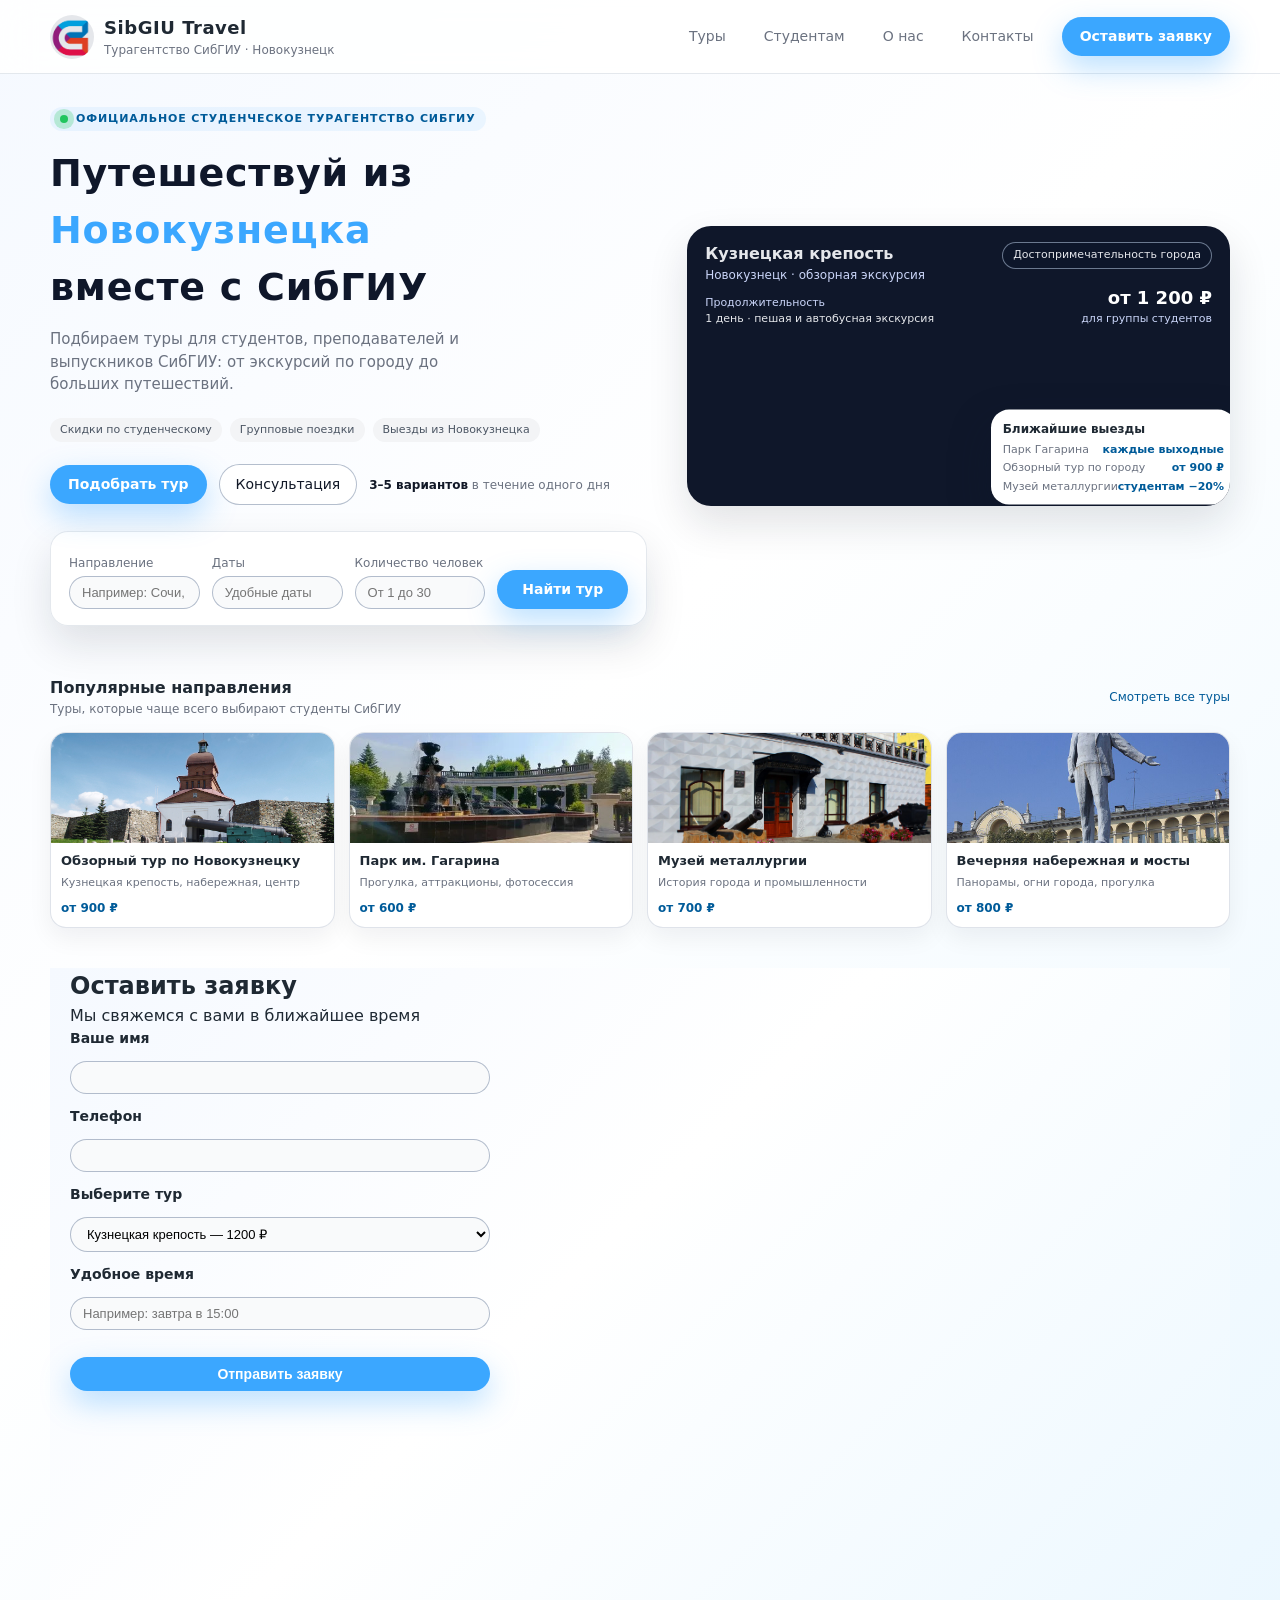
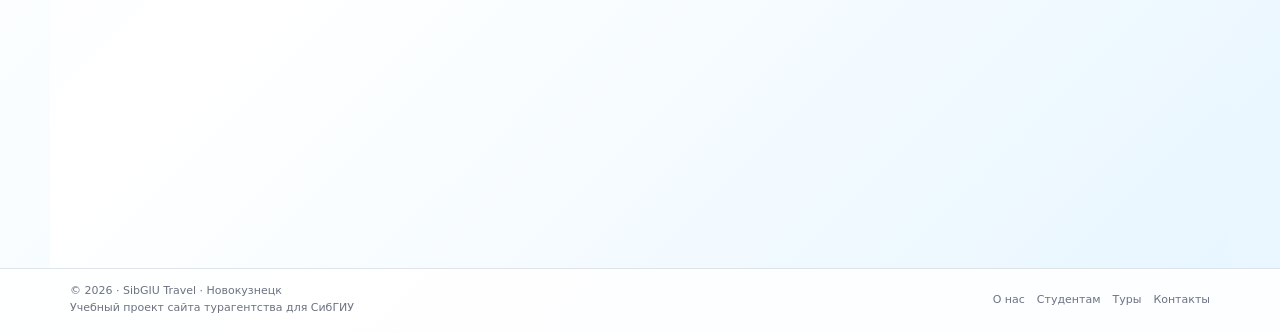
<file: index.html>
<!DOCTYPE html>
<html lang="ru">
<head>
  <meta charset="UTF-8" />
  <title>Турагентство СибГИУ — Путешествуй из Новокузнецка</title>
  <meta name="viewport" content="width=device-width, initial-scale=1.0" />
  <link rel="stylesheet" href="styles.css" />
</head>
<body>
  <div class="page">

    <!-- HEADER -->
    <header class="header">
      <div class="container header-inner">

        <!-- LOGO CLICKABLE -->
        <a href="index.html" class="logo-wrap">
          <div class="logo-img">
            <img src="images/logo.png" alt="Логотип турагентства СибГИУ" />
          </div>
          <div>
            <div class="logo-text-main">SibGIU Travel</div>
            <div class="logo-text-sub">Турагентство СибГИУ · Новокузнецк</div>
          </div>
        </a>

        <nav>
          <a href="tours.html">Туры</a>
          <a href="students.html">Студентам</a>
          <a href="about.html">О нас</a>
          <a href="contacts.html">Контакты</a>

          <!-- UPDATED BUTTON -->
          <a href="#request-form" class="btn-primary">Оставить заявку</a>
        </nav>
      </div>
    </header>

    <!-- HERO -->
    <main class="container hero">
      <div class="hero-inner">

        <!-- LEFT SIDE -->
        <section>
          <div class="hero-badge">
            <span class="hero-badge-dot"></span>
            Официальное студенческое турагентство СибГИУ
          </div>

          <h1 class="hero-title">
            Путешествуй из <span>Новокузнецка</span><br />
            вместе с СибГИУ
          </h1>

          <p class="hero-subtitle">
            Подбираем туры для студентов, преподавателей и выпускников СибГИУ:
            от экскурсий по городу до больших путешествий.
          </p>

          <div class="hero-tags">
            <div class="hero-tag">Скидки по студенческому</div>
            <div class="hero-tag">Групповые поездки</div>
            <div class="hero-tag">Выезды из Новокузнецка</div>
          </div>

          <div class="hero-actions">

            <!-- UPDATED BUTTONS -->
            <a href="tours.html" class="btn-primary">Подобрать тур</a>

            <a href="https://t.me/swatpokemon" class="btn-secondary" target="_blank">
              Консультация
            </a>

            <span class="hero-note">
              <strong>3–5 вариантов</strong> в течение одного дня
            </span>
          </div>

          <!-- SEARCH CARD -->
          <form class="search-card">
            <div class="field">
              <label class="field-label">Направление</label>
              <input class="field-input" type="text" placeholder="Например: Сочи, Санкт‑Петербург" />
            </div>

            <div class="field">
              <label class="field-label">Даты</label>
              <input class="field-input" type="text" placeholder="Удобные даты" />
            </div>

            <div class="field">
              <label class="field-label">Количество человек</label>
              <input class="field-input" type="number" min="1" placeholder="От 1 до 30" />
            </div>

            <div class="field">
              <label class="field-label">&nbsp;</label>

              <!-- UPDATED BUTTON -->
              <a href="tours.html" class="btn-primary search-btn">Найти тур</a>
            </div>
          </form>
        </section>

        <!-- RIGHT SIDE -->
        <section class="hero-visual">
          <div class="hero-card">
            <div class="hero-photo" style="background-image:url('images/krepost.jpg')">
              <div class="hero-photo-content">

                <div class="hero-photo-top">
                  <div>
                    <div class="hero-photo-title">Кузнецкая крепость</div>
                    <div class="hero-photo-city">Новокузнецк · обзорная экскурсия</div>
                  </div>
                  <div class="hero-photo-pill">Достопримечательность города</div>
                </div>

                <div class="hero-photo-bottom">
                  <div class="hero-photo-meta">
                    <span>Продолжительность</span>
                    1 день · пешая и автобусная экскурсия
                  </div>
                  <div class="hero-photo-price">
                    <div class="hero-photo-price-main">от 1 200 ₽</div>
                    <div class="hero-photo-price-sub">для группы студентов</div>
                  </div>
                </div>

              </div>
            </div>

            <div class="hero-floating-card">
              <div class="hero-floating-title">Ближайшие выезды</div>

              <div class="hero-floating-row">
                <span>Парк Гагарина</span>
                <span>каждые выходные</span>
              </div>

              <div class="hero-floating-row">
                <span>Обзорный тур по городу</span>
                <span>от 900 ₽</span>
              </div>

              <div class="hero-floating-row">
                <span>Музей металлургии</span>
                <span>студентам −20%</span>
              </div>
            </div>

          </div>
        </section>

      </div>
    </main>

    <!-- POPULAR TOURS -->
    <section id="tours" class="container popular">
      <div class="popular-header">
        <div>
          <div class="popular-title">Популярные направления</div>
          <div class="popular-subtitle">Туры, которые чаще всего выбирают студенты СибГИУ</div>
        </div>

        <div class="popular-link">
          <a href="tours.html">Смотреть все туры</a>
        </div>
      </div>

      <div class="popular-grid">

        <article class="card">
          <div class="card-photo" style="background-image:url('images/krepost.jpg')"></div>
          <div class="card-body">
            <div class="card-title">Обзорный тур по Новокузнецку</div>
            <div class="card-meta">Кузнецкая крепость, набережная, центр</div>
            <div class="card-price">от 900 ₽</div>
          </div>
        </article>

        <article class="card">
          <div class="card-photo" style="background-image:url('images/gagarin.jpg')"></div>
          <div class="card-body">
            <div class="card-title">Парк им. Гагарина</div>
            <div class="card-meta">Прогулка, аттракционы, фотосессия</div>
            <div class="card-price">от 600 ₽</div>
          </div>
        </article>

        <article class="card">
          <div class="card-photo" style="background-image:url('images/museum.jpg')"></div>
          <div class="card-body">
            <div class="card-title">Музей металлургии</div>
            <div class="card-meta">История города и промышленности</div>
            <div class="card-price">от 700 ₽</div>
          </div>
        </article>

        <article class="card">
          <div class="card-photo" style="background-image:url('images/bridge.jpg')"></div>
          <div class="card-body">
            <div class="card-title">Вечерняя набережная и мосты</div>
            <div class="card-meta">Панорамы, огни города, прогулка</div>
            <div class="card-price">от 800 ₽</div>
          </div>
        </article>

      </div>
    </section>

    <!-- REQUEST FORM -->
    <section id="request-form" class="container page">
      <h2 class="page-title">Оставить заявку</h2>
      <p class="page-subtitle">Мы свяжемся с вами в ближайшее время</p>

      <form action="mailto:kirienkomaksim108@gmail.com" method="POST" enctype="text/plain" class="request-form">

        <label>Ваше имя</label>
        <input type="text" name="Имя" required class="field-input">

        <label>Телефон</label>
        <input type="text" name="Телефон" required class="field-input">

        <label>Выберите тур</label>
        <select name="Тур" class="field-input">
          <option>Кузнецкая крепость — 1200 ₽</option>
          <option>Парк им. Гагарина — 600 ₽</option>
          <option>Музей металлургии — 700 ₽</option>
          <option>Вечерняя набережная — 800 ₽</option>
        </select>

        <label>Удобное время</label>
        <input type="text" name="Время" placeholder="Например: завтра в 15:00" class="field-input">

        <button type="submit" class="btn-primary" style="margin-top:15px;">
          Отправить заявку
        </button>

      </form>
    </section>

    <!-- FOOTER -->
    <footer class="footer">
      <div class="container footer-inner">
        <div>
          © 2026 · SibGIU Travel · Новокузнецк<br />
          Учебный проект сайта турагентства для СибГИУ
        </div>

        <div class="footer-links">
          <a href="about.html">О нас</a>
          <a href="students.html">Студентам</a>
          <a href="tours.html">Туры</a>
          <a href="contacts.html">Контакты</a>
        </div>
      </div>
    </footer>

  </div>
</body>
</html>
</file>
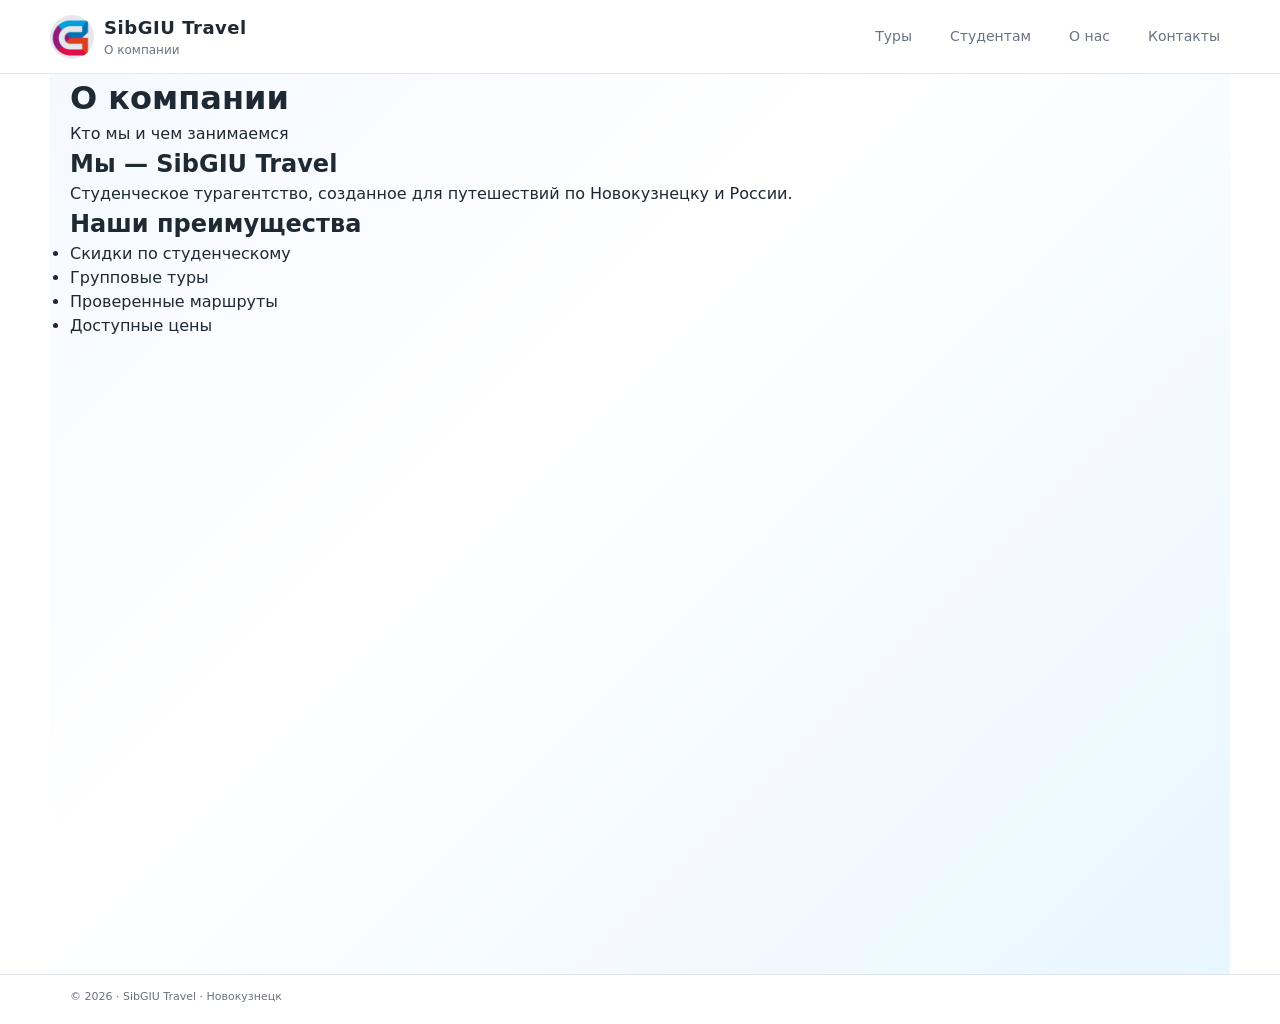
<file: about.html>
<!DOCTYPE html>
<html lang="ru">
<head>
  <meta charset="UTF-8" />
  <title>О нас — SibGIU Travel</title>
  <link rel="stylesheet" href="styles.css" />
</head>
<body>
<header class="header">
  <div class="container header-inner">
    <div class="logo-wrap">
     <a href="index.html" class="logo-img">
  <img src="images/logo.png" alt="Логотип" />
</a>

      <div>
        <div class="logo-text-main">SibGIU Travel</div>
        <div class="logo-text-sub">О компании</div>
      </div>
    </div>
    <nav>
      <a href="tours.html">Туры</a>
      <a href="students.html">Студентам</a>
      <a href="about.html">О нас</a>
      <a href="contacts.html">Контакты</a>
    </nav>
  </div>
</header>

<main class="container page">
  <h1 class="page-title">О компании</h1>
  <p class="page-subtitle">Кто мы и чем занимаемся</p>

  <div class="info-block">
    <h2>Мы — SibGIU Travel</h2>
    <p>Студенческое турагентство, созданное для путешествий по Новокузнецку и России.</p>
  </div>

  <div class="info-block">
    <h2>Наши преимущества</h2>
    <ul>
      <li>Скидки по студенческому</li>
      <li>Групповые туры</li>
      <li>Проверенные маршруты</li>
      <li>Доступные цены</li>
    </ul>
  </div>
</main>

<footer class="footer">
  <div class="container footer-inner">
    <div>© 2026 · SibGIU Travel · Новокузнецк</div>
  </div>
</footer>
</body>
</html>
</file>
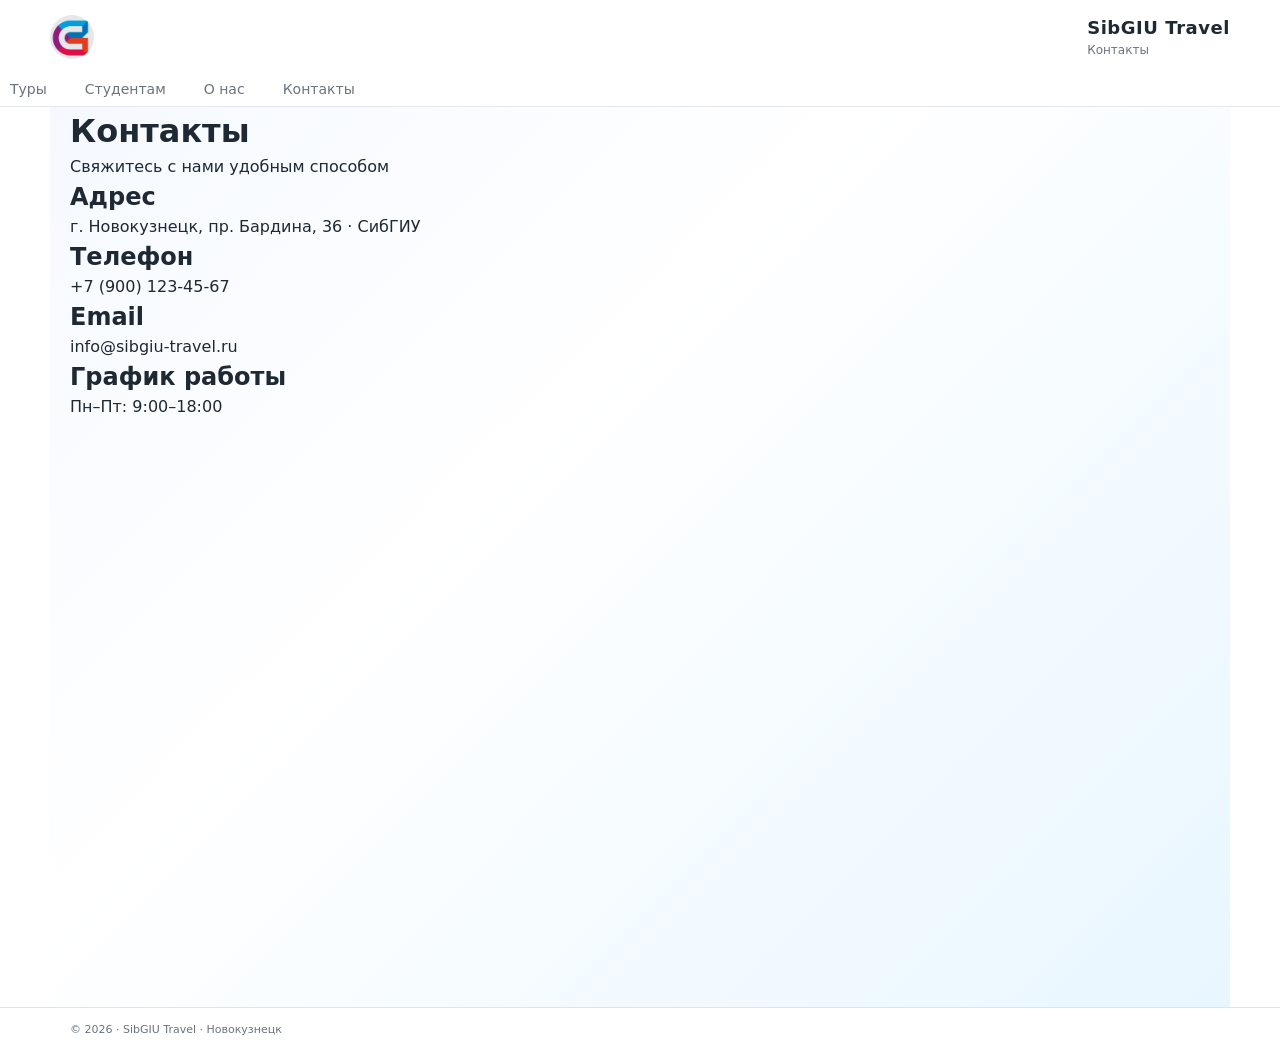
<file: contacts.html>
<!DOCTYPE html>
<html lang="ru">
<head>
  <meta charset="UTF-8" />
  <title>Контакты — SibGIU Travel</title>
  <link rel="stylesheet" href="styles.css" />
</head>
<body>
<header class="header">
  <div class="container header-inner">
    <div class="logo-wrap">
      <a href="index.html" class="logo-img">
  <img src="images/logo.png" alt="Логотип" />
</a>

      </div>
      <div>
        <div class="logo-text-main">SibGIU Travel</div>
        <div class="logo-text-sub">Контакты</div>
      </div>
    </div>
    <nav>
      <a href="tours.html">Туры</a>
      <a href="students.html">Студентам</a>
      <a href="about.html">О нас</a>
      <a href="contacts.html">Контакты</a>
    </nav>
  </div>
</header>

<main class="container page">
  <h1 class="page-title">Контакты</h1>
  <p class="page-subtitle">Свяжитесь с нами удобным способом</p>

  <div class="info-block">
    <h2>Адрес</h2>
    <p>г. Новокузнецк, пр. Бардина, 36 · СибГИУ</p>
  </div>

  <div class="info-block">
    <h2>Телефон</h2>
    <p>+7 (900) 123‑45‑67</p>
  </div>

  <div class="info-block">
    <h2>Email</h2>
    <p>info@sibgiu-travel.ru</p>
  </div>

  <div class="info-block">
    <h2>График работы</h2>
    <p>Пн–Пт: 9:00–18:00</p>
  </div>
</main>

<footer class="footer">
  <div class="container footer-inner">
    <div>© 2026 · SibGIU Travel · Новокузнецк</div>
  </div>
</footer>
</body>
</html>
</file>
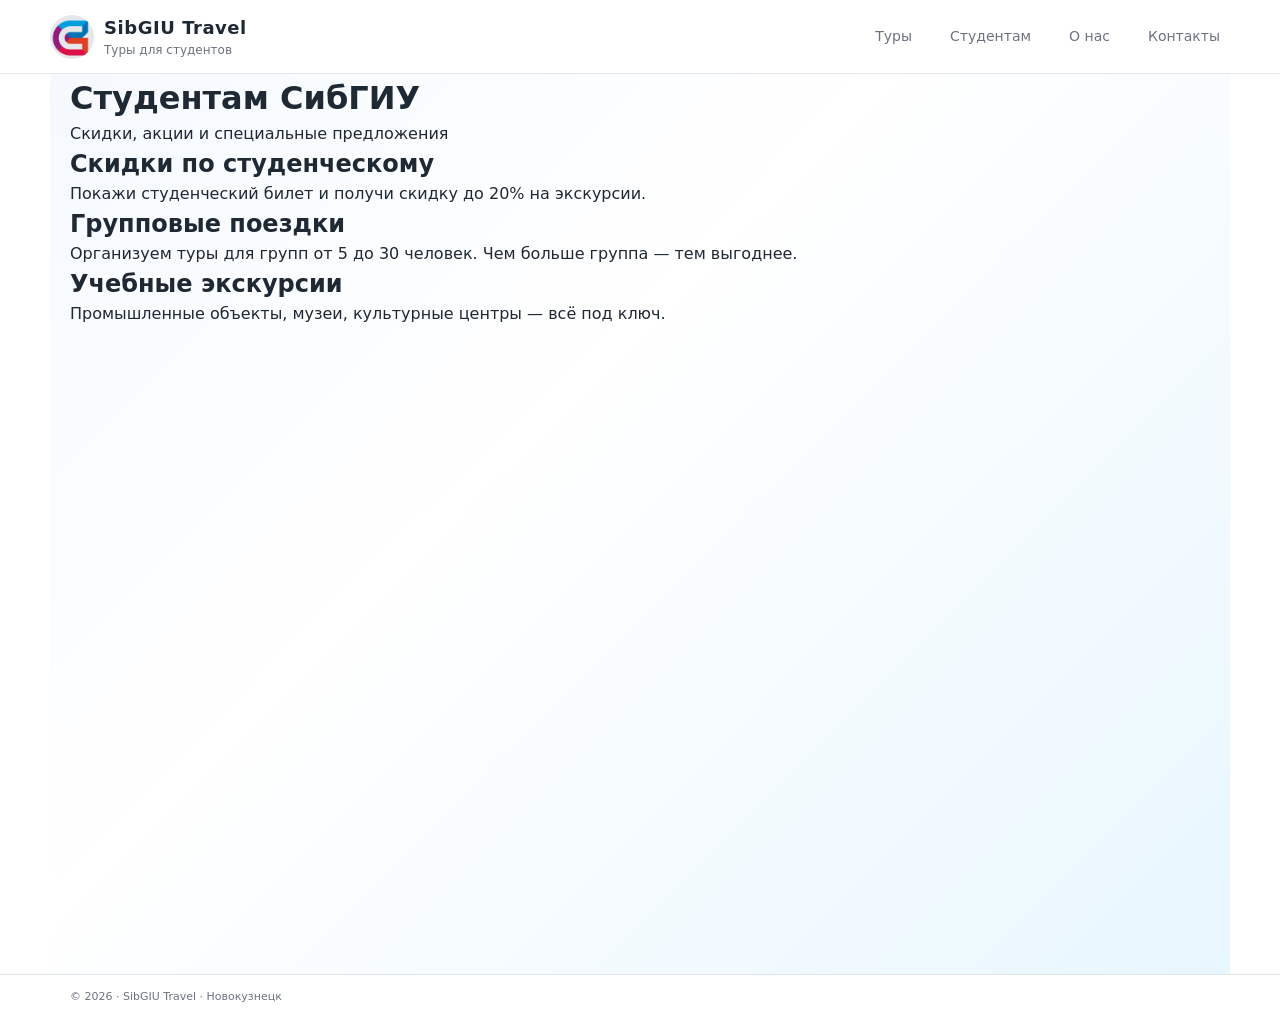
<file: students.html>
<!DOCTYPE html>
<html lang="ru">
<head>
  <meta charset="UTF-8" />
  <title>Студентам — SibGIU Travel</title>
  <link rel="stylesheet" href="styles.css" />
</head>
<body>
<header class="header">
  <div class="container header-inner">
    <div class="logo-wrap">
      <a href="index.html" class="logo-img">
  <img src="images/logo.png" alt="Логотип" />
</a>

      <div>
        <div class="logo-text-main">SibGIU Travel</div>
        <div class="logo-text-sub">Туры для студентов</div>
      </div>
    </div>
    <nav>
      <a href="tours.html">Туры</a>
      <a href="students.html">Студентам</a>
      <a href="about.html">О нас</a>
      <a href="contacts.html">Контакты</a>
    </nav>
  </div>
</header>

<main class="container page">
  <h1 class="page-title">Студентам СибГИУ</h1>
  <p class="page-subtitle">Скидки, акции и специальные предложения</p>

  <div class="info-block">
    <h2>Скидки по студенческому</h2>
    <p>Покажи студенческий билет и получи скидку до 20% на экскурсии.</p>
  </div>

  <div class="info-block">
    <h2>Групповые поездки</h2>
    <p>Организуем туры для групп от 5 до 30 человек. Чем больше группа — тем выгоднее.</p>
  </div>

  <div class="info-block">
    <h2>Учебные экскурсии</h2>
    <p>Промышленные объекты, музеи, культурные центры — всё под ключ.</p>
  </div>
</main>

<footer class="footer">
  <div class="container footer-inner">
    <div>© 2026 · SibGIU Travel · Новокузнецк</div>
  </div>
</footer>
</body>
</html>
</file>
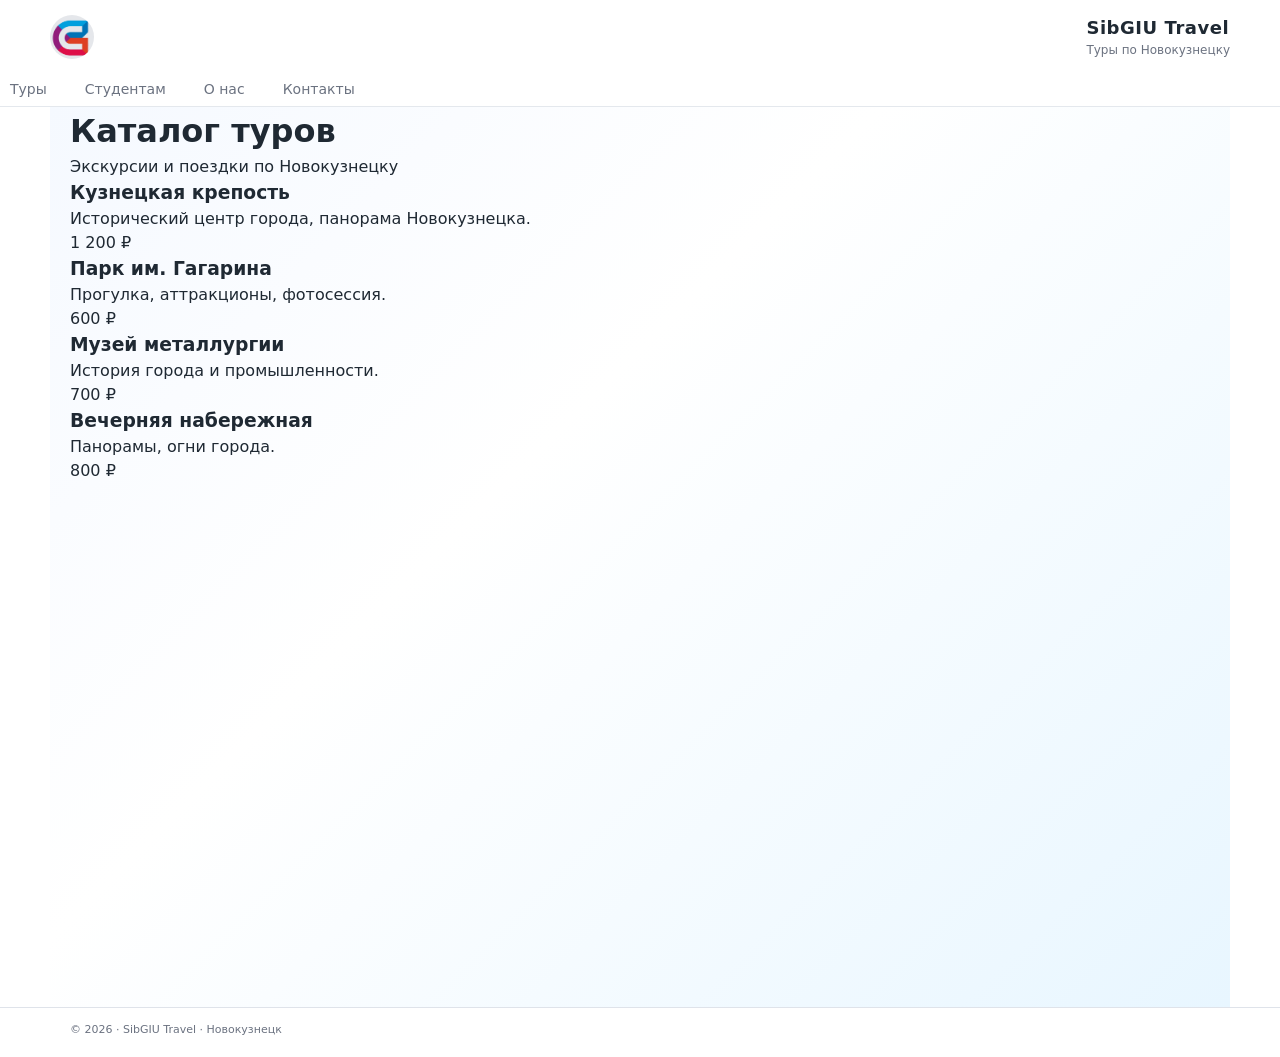
<file: tours.html>
<!DOCTYPE html>
<html lang="ru">
<head>
  <meta charset="UTF-8" />
  <title>Каталог туров — SibGIU Travel</title>
  <link rel="stylesheet" href="styles.css" />
</head>
<body>
<header class="header">
  <div class="container header-inner">
    <div class="logo-wrap">
      <a href="index.html" class="logo-img">
  <img src="images/logo.png" alt="Логотип" />
</a>


      </div>
      <div>
        <div class="logo-text-main">SibGIU Travel</div>
        <div class="logo-text-sub">Туры по Новокузнецку</div>
      </div>
    </div>
    <nav>
      <a href="tours.html">Туры</a>
      <a href="students.html">Студентам</a>
      <a href="about.html">О нас</a>
      <a href="contacts.html">Контакты</a>
    </nav>
  </div>
</header>

<main class="container page">
  <h1 class="page-title">Каталог туров</h1>
  <p class="page-subtitle">Экскурсии и поездки по Новокузнецку</p>

  <div class="tour-grid">
    <div class="tour-card">
      <div class="tour-photo" style="background-image:url('images/krepost.jpg')"></div>
      <div class="tour-body">
        <h3>Кузнецкая крепость</h3>
        <p>Исторический центр города, панорама Новокузнецка.</p>
        <div class="price">1 200 ₽</div>
      </div>
    </div>

    <div class="tour-card">
      <div class="tour-photo" style="background-image:url('images/gagarin.jpg')"></div>
      <div class="tour-body">
        <h3>Парк им. Гагарина</h3>
        <p>Прогулка, аттракционы, фотосессия.</p>
        <div class="price">600 ₽</div>
      </div>
    </div>

    <div class="tour-card">
      <div class="tour-photo" style="background-image:url('images/museum.jpg')"></div>
      <div class="tour-body">
        <h3>Музей металлургии</h3>
        <p>История города и промышленности.</p>
        <div class="price">700 ₽</div>
      </div>
    </div>

    <div class="tour-card">
      <div class="tour-photo" style="background-image:url('images/bridge.jpg')"></div>
      <div class="tour-body">
        <h3>Вечерняя набережная</h3>
        <p>Панорамы, огни города.</p>
        <div class="price">800 ₽</div>
      </div>
    </div>
  </div>
</main>

<footer class="footer">
  <div class="container footer-inner">
    <div>© 2026 · SibGIU Travel · Новокузнецк</div>
  </div>
</footer>
</body>
</html>
</file>
<file: styles.css>
:root {
  --blue-main: #3ba7ff;
  --blue-light: #e8f6ff;
  --blue-dark: #005b99;
  --text-main: #1f2933;
  --text-muted: #6b7280;
  --bg-main: #ffffff;
  --radius: 12px;
  --shadow-soft: 0 18px 40px rgba(15, 23, 42, 0.12);
}

* {
  margin: 0;
  padding: 0;
  box-sizing: border-box;
}

body {
  font-family: system-ui, -apple-system, BlinkMacSystemFont, "Segoe UI", Roboto, sans-serif;
  background: var(--bg-main);
  color: var(--text-main);
  line-height: 1.5;
}

a {
  text-decoration: none;
  color: inherit;
}

img {
  max-width: 100%;
  display: block;
}

.page {
  min-height: 100vh;
  display: flex;
  flex-direction: column;
  background: linear-gradient(135deg, #f5f9ff 0%, #ffffff 40%, #e8f6ff 100%);
}

.container {
  width: 100%;
  max-width: 1180px;
  margin: 0 auto;
  padding: 0 20px;
}

/* HEADER */

.header {
  position: sticky;
  top: 0;
  z-index: 20;
  backdrop-filter: blur(16px);
  background: rgba(255, 255, 255, 0.85);
  border-bottom: 1px solid rgba(148, 163, 184, 0.25);
}

.header-inner {
  display: flex;
  align-items: center;
  justify-content: space-between;
  padding: 14px 0;
  gap: 16px;
}

.logo-wrap {
  display: flex;
  align-items: center;
  gap: 10px;
}

.logo-img {
  width: 44px;
  height: 44px;
  border-radius: 50%;
  overflow: hidden;
  background: #e5e7eb;
  display: flex;
  align-items: center;
  justify-content: center;
}

.logo-text-main {
  font-weight: 700;
  font-size: 18px;
  letter-spacing: 0.03em;
}

.logo-text-sub {
  font-size: 12px;
  color: var(--text-muted);
}

nav {
  display: flex;
  align-items: center;
  gap: 18px;
  font-size: 14px;
  color: var(--text-muted);
}

nav a {
  padding: 6px 10px;
  border-radius: 999px;
  transition: 0.2s ease;
}

nav a:hover {
  background: var(--blue-light);
  color: var(--blue-dark);
}

/* BUTTONS */

.btn-primary {
  padding: 9px 18px;
  border-radius: 999px;
  border: none;
  background: var(--blue-main);
  color: #ffffff;
  font-size: 14px;
  font-weight: 600;
  cursor: pointer;
  box-shadow: 0 12px 30px rgba(59, 167, 255, 0.35);
  transition: 0.2s ease;
  white-space: nowrap;
  display: inline-block;
  text-align: center;
}

.btn-primary:hover {
  background: var(--blue-dark);
  box-shadow: 0 16px 40px rgba(0, 91, 153, 0.4);
  transform: translateY(-1px);
}

.btn-secondary {
  padding: 9px 16px;
  border-radius: 999px;
  border: 1px solid rgba(148, 163, 184, 0.7);
  background: rgba(255, 255, 255, 0.9);
  color: #111827;
  font-size: 14px;
  cursor: pointer;
  transition: 0.2s ease;
  display: inline-block;
  text-align: center;
}

.btn-secondary:hover {
  border-color: var(--blue-main);
  color: var(--blue-dark);
  background: #f9fafb;
}

/* HERO */

.hero {
  flex: 1;
  display: flex;
  align-items: stretch;
  padding: 32px 0 40px;
}

.hero-inner {
  display: grid;
  grid-template-columns: minmax(0, 1.1fr) minmax(0, 1fr);
  gap: 40px;
  align-items: center;
}

.hero-badge {
  display: inline-flex;
  align-items: center;
  gap: 8px;
  padding: 4px 10px;
  border-radius: 999px;
  background: rgba(59, 167, 255, 0.08);
  color: var(--blue-dark);
  font-size: 11px;
  font-weight: 600;
  text-transform: uppercase;
  letter-spacing: 0.08em;
  margin-bottom: 14px;
}

.hero-badge-dot {
  width: 8px;
  height: 8px;
  border-radius: 999px;
  background: #22c55e;
  box-shadow: 0 0 0 6px rgba(34, 197, 94, 0.25);
}

.hero-title {
  font-size: clamp(28px, 4vw, 38px);
  font-weight: 800;
  letter-spacing: 0.02em;
  margin-bottom: 12px;
  color: #0f172a;
}

.hero-title span {
  color: var(--blue-main);
}

.hero-subtitle {
  font-size: 15px;
  color: var(--text-muted);
  max-width: 460px;
  margin-bottom: 22px;
}

.hero-tags {
  display: flex;
  flex-wrap: wrap;
  gap: 8px;
  margin-bottom: 22px;
}

.hero-tag {
  font-size: 11px;
  padding: 4px 10px;
  border-radius: 999px;
  background: #f3f4f6;
  color: #4b5563;
}

.hero-actions {
  display: flex;
  flex-wrap: wrap;
  gap: 12px;
  align-items: center;
  margin-bottom: 26px;
}

.hero-note {
  font-size: 12px;
  color: var(--text-muted);
}

.hero-note strong {
  color: #111827;
}

/* SEARCH CARD */

.search-card {
  margin-top: 18px;
  padding: 16px 18px;
  border-radius: 18px;
  background: rgba(255, 255, 255, 0.95);
  box-shadow: var(--shadow-soft);
  border: 1px solid rgba(148, 163, 184, 0.25);
  display: grid;
  grid-template-columns: repeat(4, minmax(0, 1fr));
  gap: 12px;
  align-items: flex-end;
}

.field {
  display: flex;
  flex-direction: column;
  gap: 4px;
  font-size: 12px;
}

.field-label {
  color: var(--text-muted);
}

.field-input {
  border-radius: 999px;
  border: 1px solid rgba(148, 163, 184, 0.7);
  padding: 8px 12px;
  font-size: 13px;
  outline: none;
  transition: 0.2s ease;
  background: #f9fafb;
}

.field-input:focus {
  border-color: var(--blue-main);
  background: #ffffff;
  box-shadow: 0 0 0 1px rgba(59, 167, 255, 0.3);
}

.search-btn {
  width: 100%;
}

/* RIGHT SIDE HERO */

.hero-visual {
  position: relative;
  min-height: 280px;
}

.hero-card {
  position: relative;
  border-radius: 24px;
  overflow: hidden;
  background: #0f172a;
  height: 100%;
  min-height: 280px;
  box-shadow: var(--shadow-soft);
}

.hero-photo {
  position: relative;
  height: 100%;
  background-size: cover;
  background-position: center;
  filter: saturate(1.1);
}

.hero-photo::after {
  content: "";
  position: absolute;
  inset: 0;
  background: linear-gradient(145deg, rgba(15, 23, 42, 0.7), rgba(15, 23, 42, 0.1));
}

.hero-photo-content {
  position: absolute;
  inset: 16px 18px;
  display: flex;
  flex-direction: column;
  justify-content: space-between;
  color: #e5e7eb;
  z-index: 1;
}

.hero-photo-top {
  display: flex;
  justify-content: space-between;
  align-items: flex-start;
  gap: 10px;
}

.hero-photo-title {
  font-size: 16px;
  font-weight: 600;
}

.hero-photo-city {
  font-size: 12px;
  color: #cbd5f5;
}

.hero-photo-pill {
  font-size: 11px;
  padding: 4px 10px;
  border-radius: 999px;
  background: rgba(15, 23, 42, 0.7);
  border: 1px solid rgba(148, 163, 184, 0.7);
}

.hero-photo-bottom {
  display: flex;
  justify-content: space-between;
  align-items: flex-end;
  gap: 10px;
}

.hero-photo-meta {
  font-size: 11px;
  color: #e5e7eb;
}

.hero-photo-meta span {
  display: block;
  color: #cbd5f5;
}

.hero-photo-price {
  text-align: right;
}

.hero-photo-price-main {
  font-size: 18px;
  font-weight: 700;
  color: #ffffff;
}

.hero-photo-price-sub {
  font-size: 11px;
  color: #cbd5f5;
}

.hero-floating-card {
  position: absolute;
  right: -6px;
  bottom: -10px;
  transform: translateY(-12%);
  background: #ffffff;
  border-radius: 18px;
  padding: 10px 12px;
  box-shadow: 0 18px 40px rgba(15, 23, 42, 0.35);
  font-size: 11px;
  min-width: 170px;
}

.hero-floating-title {
  font-weight: 600;
  margin-bottom: 4px;
  font-size: 12px;
}

.hero-floating-row {
  display: flex;
  justify-content: space-between;
  margin-top: 2px;
  color: var(--text-muted);
}

.hero-floating-row span:last-child {
  color: var(--blue-dark);
  font-weight: 600;
}

/* POPULAR */

.popular {
  padding: 10px 0 40px;
}

.popular-header {
  display: flex;
  justify-content: space-between;
  align-items: center;
  margin-bottom: 14px;
  gap: 10px;
}

.popular-title {
  font-size: 16px;
  font-weight: 600;
}

.popular-subtitle {
  font-size: 12px;
  color: var(--text-muted);
}

.popular-link {
  font-size: 12px;
  color: var(--blue-dark);
}

.popular-grid {
  display: grid;
  grid-template-columns: repeat(4, minmax(0, 1fr));
  gap: 14px;
}

.card {
  border-radius: 16px;
  background: #ffffff;
  border: 1px solid rgba(148, 163, 184, 0.3);
  overflow: hidden;
  box-shadow: 0 10px 24px rgba(15, 23, 42, 0.06);
  font-size: 12px;
  display: flex;
  flex-direction: column;
}

.card-photo {
  height: 110px;
  background-size: cover;
  background-position: center;
}

.card-body {
  padding: 8px 10px 10px;
  display: flex;
  flex-direction: column;
  gap: 4px;
}

.card-title {
  font-weight: 600;
  font-size: 13px;
}

.card-meta {
  color: var(--text-muted);
  font-size: 11px;
}

.card-price {
  margin-top: 4px;
  font-weight: 600;
  color: var(--blue-dark);
}

/* REQUEST FORM */

.request-form {
  display: flex;
  flex-direction: column;
  gap: 12px;
  max-width: 420px;
}

.request-form label {
  font-size: 14px;
  color: var(--text-main);
  font-weight: 600;
}

/* FOOTER */

.footer {
  border-top: 1px solid rgba(148, 163, 184, 0.3);
  padding: 14px 0 18px;
  font-size: 11px;
  color: var(--text-muted);
  background: rgba(255, 255, 255, 0.9);
}

.footer-inner {
  display: flex;
  justify-content: space-between;
  align-items: center;
  gap: 10px;
  flex-wrap: wrap;
}

.footer-links {
  display: flex;
  gap: 12px;
  flex-wrap: wrap;
}

.footer-links a {
  color: var(--text-muted);
}

.footer-links a:hover {
  color: var(--blue-dark);
}

/* RESPONSIVE */

@media (max-width: 960px) {
  .hero-inner {
    grid-template-columns: minmax(0, 1fr);
  }

  .hero-visual {
    order: -1;
  }

  .search-card {
    grid-template-columns: repeat(2, minmax(0, 1fr));
  }

  .popular-grid {
    grid-template-columns: repeat(2, minmax(0, 1fr));
  }
}

@media (max-width: 640px) {
  nav {
    display: none;
  }

  .header-inner {
    padding: 10px 0;
  }

  .search-card {
    grid-template-columns: minmax(0, 1fr);
  }

  .popular-grid {
    grid-template-columns: minmax(0, 1fr);
  }

  .hero-card {
    min-height: 230px;
  }
}
</file>
